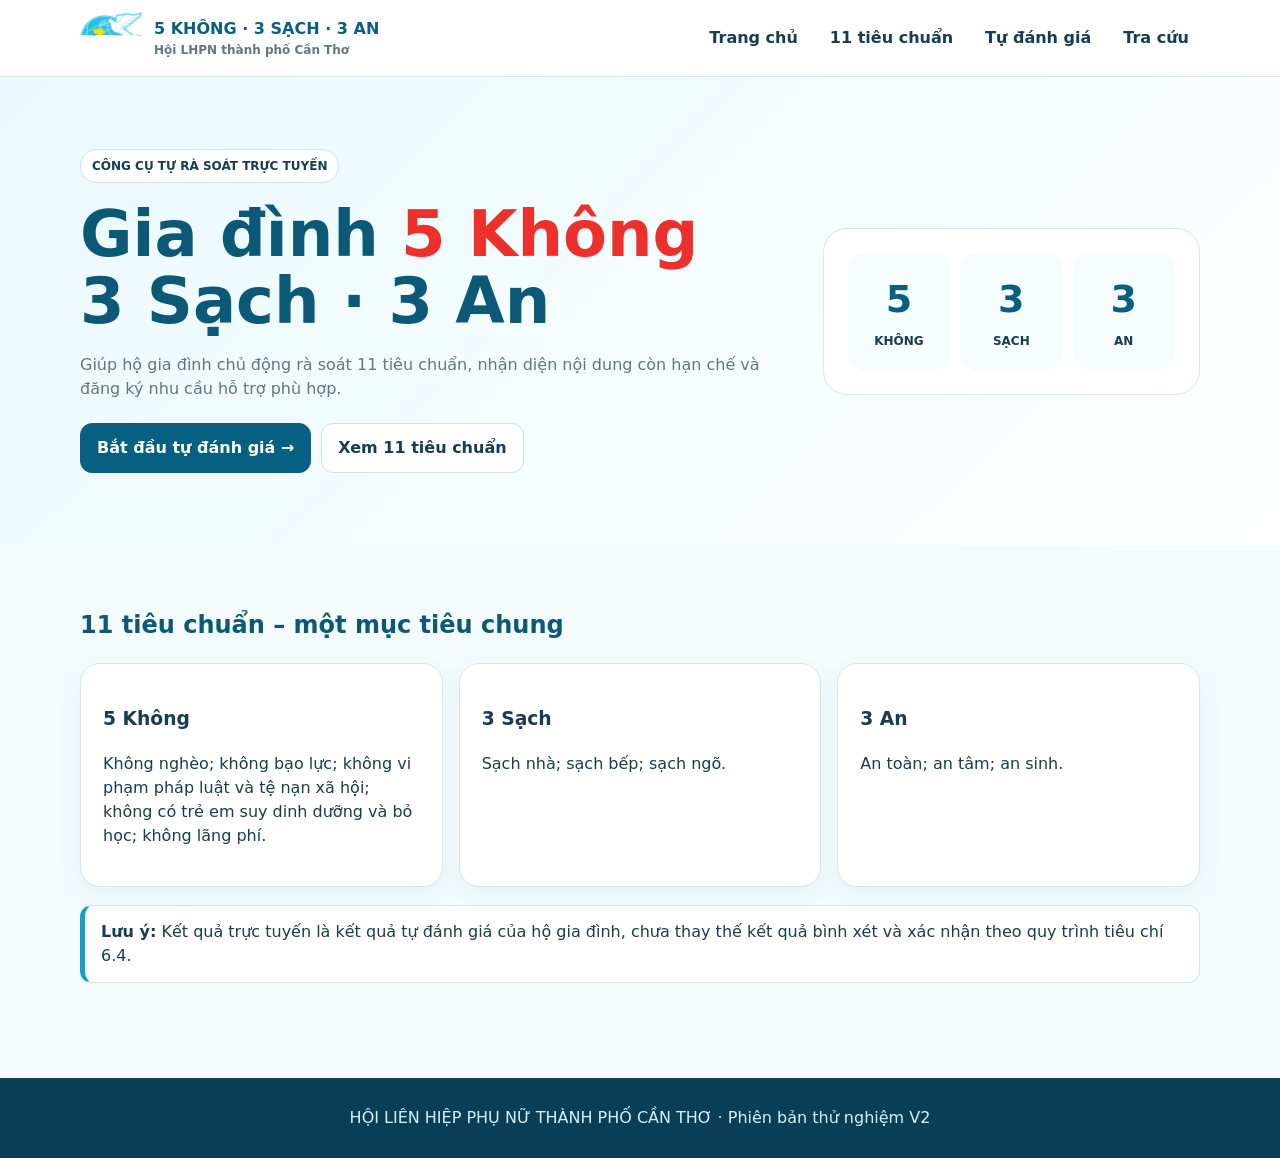
<file: index.html>
<!doctype html><html lang="vi"><head><meta charset="utf-8"><meta name="viewport" content="width=device-width,initial-scale=1"><meta name="description" content="Công cụ tự đánh giá hộ gia đình 5 Không, 3 Sạch, 3 An của Hội LHPN thành phố Cần Thơ"><title>5 Không · 3 Sạch · 3 An | Hội LHPN TP Cần Thơ</title><link rel="stylesheet" href="assets/css/style.css"></head><body><header><div class="wrap nav"><a class="brand" href="index.html"><img class="brand-logo" src="assets/logo-hoi.png" alt="Logo Hội Liên hiệp Phụ nữ Việt Nam"><span>5 KHÔNG · 3 SẠCH · 3 AN<small>Hội LHPN thành phố Cần Thơ</small></span></a><nav><a href="index.html">Trang chủ</a><a href="tieu-chi.html">11 tiêu chuẩn</a><a href="tu-danh-gia.html">Tự đánh giá</a><a href="tra-cuu.html">Tra cứu</a></nav></div></header><main><section class="hero"><div class="wrap hero-grid"><div><span class="eyebrow">CÔNG CỤ TỰ RÀ SOÁT TRỰC TUYẾN</span><h1>Gia đình <em>5 Không</em><br>3 Sạch · 3 An</h1><p>Giúp hộ gia đình chủ động rà soát 11 tiêu chuẩn, nhận diện nội dung còn hạn chế và đăng ký nhu cầu hỗ trợ phù hợp.</p><div class="actions"><a class="btn primary" href="tu-danh-gia.html">Bắt đầu tự đánh giá →</a><a class="btn" href="tieu-chi.html">Xem 11 tiêu chuẩn</a></div></div><div class="summary"><div><b>5</b><span>KHÔNG</span></div><div><b>3</b><span>SẠCH</span></div><div><b>3</b><span>AN</span></div></div></div></section><section class="wrap section"><h2>11 tiêu chuẩn – một mục tiêu chung</h2><div class="cards"><article><h3>5 Không</h3><p>Không nghèo; không bạo lực; không vi phạm pháp luật và tệ nạn xã hội; không có trẻ em suy dinh dưỡng và bỏ học; không lãng phí.</p></article><article><h3>3 Sạch</h3><p>Sạch nhà; sạch bếp; sạch ngõ.</p></article><article><h3>3 An</h3><p>An toàn; an tâm; an sinh.</p></article></div><div class="notice"><b>Lưu ý:</b> Kết quả trực tuyến là kết quả tự đánh giá của hộ gia đình, chưa thay thế kết quả bình xét và xác nhận theo quy trình tiêu chí 6.4.</div></section></main><footer>HỘI LIÊN HIỆP PHỤ NỮ THÀNH PHỐ CẦN THƠ · Phiên bản thử nghiệm V2</footer></body></html>
</file>
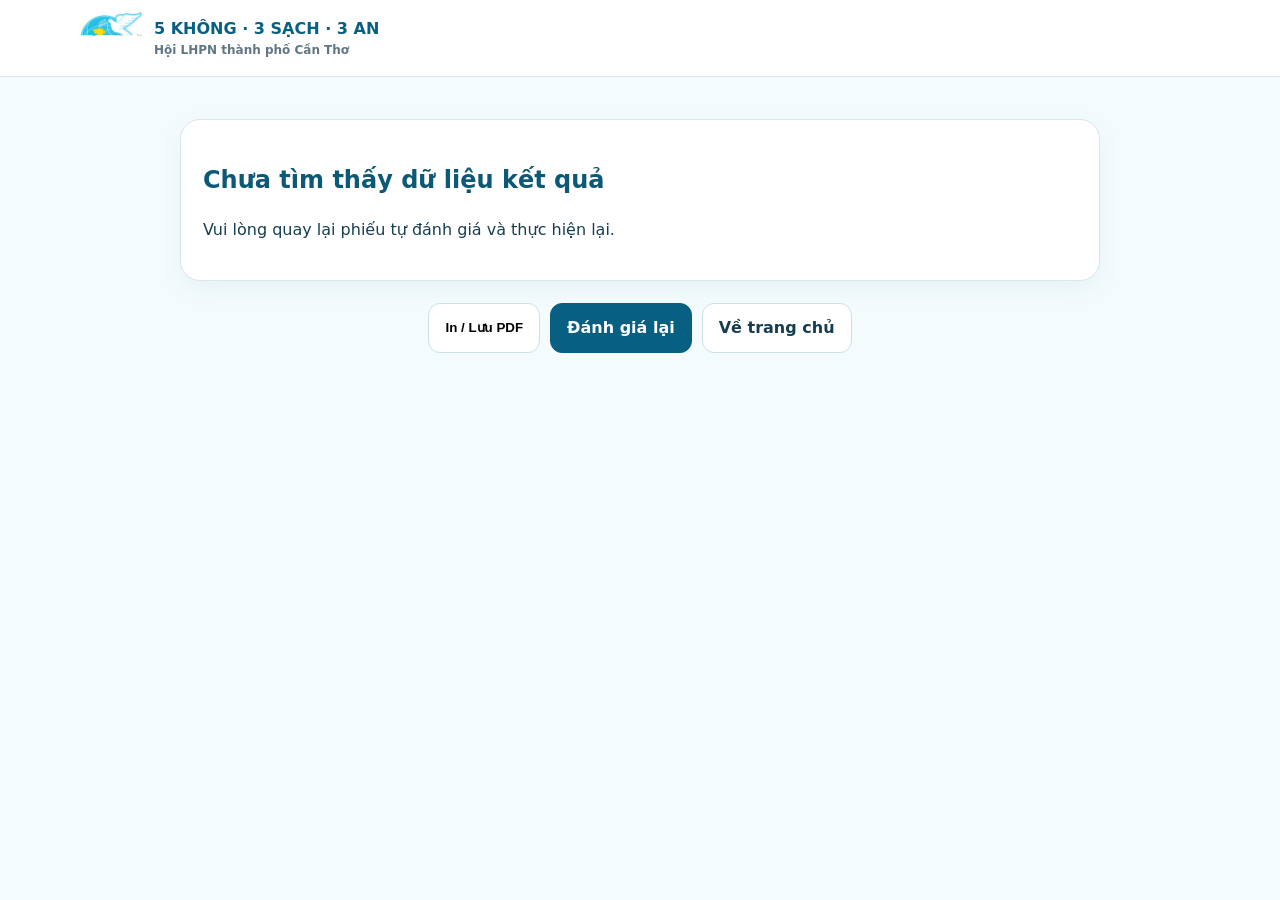
<file: ket-qua.html>
<!doctype html><html lang="vi"><head><meta charset="utf-8"><meta name="viewport" content="width=device-width,initial-scale=1"><title>Kết quả tự đánh giá</title><link rel="stylesheet" href="assets/css/style.css?v=20261006-4"></head><body><header><div class="wrap nav"><a class="brand" href="index.html"><img class="brand-logo" src="assets/logo-hoi.png" alt="Logo Hội Liên hiệp Phụ nữ Việt Nam"><span>5 KHÔNG · 3 SẠCH · 3 AN<small>Hội LHPN thành phố Cần Thơ</small></span></a></div></header><main class="wrap section"><div class="result result-page" id="result"><p>Đang tải kết quả...</p></div><div class="actions result-actions"><button class="btn" type="button" onclick="window.print()">In / Lưu PDF</button><a class="btn primary" href="tu-danh-gia.html">Đánh giá lại</a><a class="btn" href="index.html">Về trang chủ</a></div></main><script>
(function(){
  const names=["Không nghèo","Không bạo lực","Không vi phạm pháp luật và tệ nạn xã hội","Không có trẻ em suy dinh dưỡng và bỏ học","Không lãng phí","Sạch nhà","Sạch bếp","Sạch ngõ","An toàn","An tâm","An sinh"];
  const groups=["5 Không","5 Không","5 Không","5 Không","5 Không","3 Sạch","3 Sạch","3 Sạch","3 An","3 An","3 An"];
  const esc=s=>String(s||"").replace(/[&<>'"]/g,m=>({"&":"&amp;","<":"&lt;",">":"&gt;","'":"&#39;",'"':"&quot;"}[m]));
  const root=document.getElementById("result");
  let d=null;
  try{
    const qp=new URLSearchParams(location.search).get("r");
    if(qp) d=JSON.parse(decodeURIComponent(qp));
  }catch(e){}
  if(!d){
    try{ d=JSON.parse(localStorage.getItem("assessmentResult")||"null"); }catch(e){}
  }
  if(!d||!d.criteria){
    root.innerHTML='<h2>Chưa tìm thấy dữ liệu kết quả</h2><p>Vui lòng quay lại phiếu tự đánh giá và thực hiện lại.</p>';
    return;
  }
  let count={ "5 Không":0,"3 Sạch":0,"3 An":0 }, failed=[];
  for(let i=1;i<=11;i++){
    const v=d.criteria["c"+i]&&d.criteria["c"+i].value;
    if(v==="dat") count[groups[i-1]]++;
    else failed.push(names[i-1]);
  }
  const total=count["5 Không"]+count["3 Sạch"]+count["3 An"];
  const s=d.support||{};
  const supports=[];
  if(s.loan)supports.push("Vay vốn");
  if(s.training)supports.push("Tập huấn kiến thức");
  if(s.livelihood)supports.push("Hỗ trợ sinh kế");
  if(s.cleanWater)supports.push("Hỗ trợ cải thiện điều kiện sử dụng nước sạch");
  if(s.toilet)supports.push("Hỗ trợ cải tạo, nâng cấp công trình nhà tiêu hợp vệ sinh");
  if(s.other)supports.push(esc(s.other));
  root.innerHTML=
    '<div class="result-kicker">KẾT QUẢ TỰ ĐÁNH GIÁ</div>'+
    '<div class="result-hero"><div class="result-score"><div class="big">'+total+'/11</div><span>tiêu chuẩn đạt</span></div><div><h1>'+(total===11?'Gia đình tự đánh giá đạt đủ 11 tiêu chuẩn':'Gia đình còn tiêu chuẩn cần tiếp tục thực hiện')+'</h1><p class="result-person"><b>'+esc(d.meta&&d.meta.name)+'</b><br>'+esc(d.meta&&d.meta.unit)+'</p></div></div>'+
    '<div class="lookup-code"><span>Mã tra cứu</span><strong>'+esc(d.lookupCode||"")+'</strong><small>Hãy lưu mã này để tra cứu lại kết quả.</small></div>'+'<div class="notice"><b>Lưu ý:</b> Đây là kết quả tự đánh giá của hộ gia đình, chưa thay thế kết quả bình xét và xác nhận theo quy trình tiêu chí 6.4.</div>'+
    '<div class="result-groups">'+
      '<div class="result-box"><strong>'+count["5 Không"]+'/5</strong>5 Không</div>'+
      '<div class="result-box"><strong>'+count["3 Sạch"]+'/3</strong>3 Sạch</div>'+
      '<div class="result-box"><strong>'+count["3 An"]+'/3</strong>3 An</div>'+
    '</div>'+
    (failed.length?'<h3>Nội dung cần tiếp tục thực hiện</h3><ul>'+failed.map(x=>'<li><b>'+esc(x)+'</b></li>').join('')+'</ul>':'<div class="notice"><b>Kết quả:</b> Gia đình đã tự đánh giá “Đạt” đối với toàn bộ 11 tiêu chuẩn.</div>')+
    '<p><b>Nhu cầu hỗ trợ đã đăng ký:</b> '+(supports.length?supports.join("; "):"Chưa đăng ký.")+'</p>'+
    '<div class="submission-status '+(d.sent===false?'warn':'ok')+'"><b>'+(d.sent===false?'Chưa xác nhận gửi dữ liệu':'Phiếu đã được ghi nhận')+'</b><span>'+(d.sent===false?'Vui lòng thử gửi lại nếu cần.':'Dữ liệu đã được chuyển tới hệ thống để phục vụ tổng hợp và bình xét.')+'</span></div>';
})();
</script></body></html>
</file>
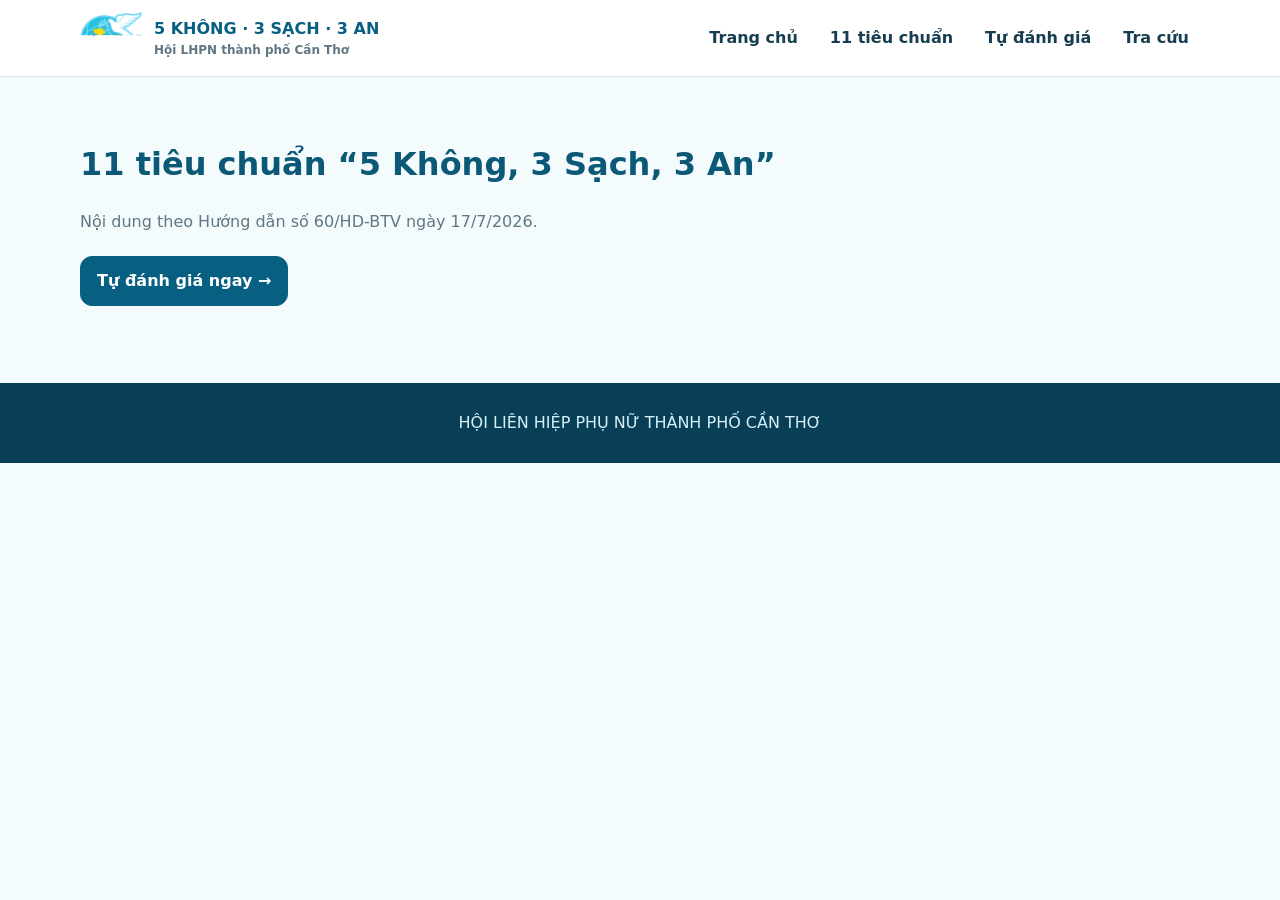
<file: tieu-chi.html>
<!doctype html><html lang="vi"><head><meta charset="utf-8"><meta name="viewport" content="width=device-width,initial-scale=1"><title>11 tiêu chuẩn</title><link rel="stylesheet" href="assets/css/style.css"></head><body><header><div class="wrap nav"><a class="brand" href="index.html"><img class="brand-logo" src="assets/logo-hoi.png" alt="Logo Hội Liên hiệp Phụ nữ Việt Nam"><span>5 KHÔNG · 3 SẠCH · 3 AN<small>Hội LHPN thành phố Cần Thơ</small></span></a><nav><a href="index.html">Trang chủ</a><a href="tieu-chi.html">11 tiêu chuẩn</a><a href="tu-danh-gia.html">Tự đánh giá</a><a href="tra-cuu.html">Tra cứu</a></nav></div></header><main class="wrap section"><h1>11 tiêu chuẩn “5 Không, 3 Sạch, 3 An”</h1><p class="muted">Nội dung theo Hướng dẫn số 60/HD-BTV ngày 17/7/2026.</p><div id="criteriaInfo"></div><div class="actions"><a class="btn primary" href="tu-danh-gia.html">Tự đánh giá ngay →</a></div></main><footer>HỘI LIÊN HIỆP PHỤ NỮ THÀNH PHỐ CẦN THƠ</footer><script src="assets/js/config.js"></script><script src="assets/js/app.js"></script></body></html>
</file>
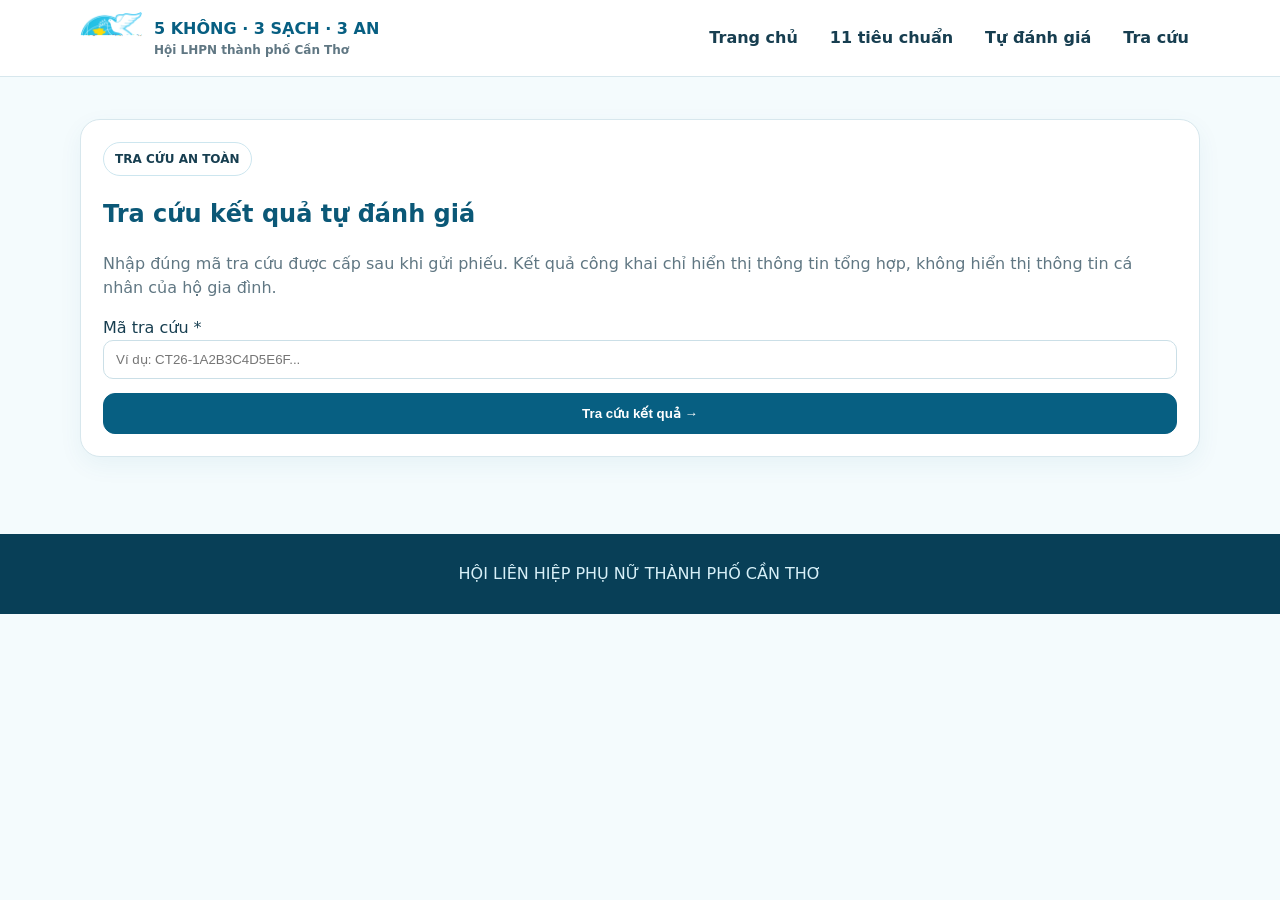
<file: tra-cuu.html>
<!doctype html>
<html lang="vi">
<head>
  <meta charset="utf-8">
  <meta name="viewport" content="width=device-width,initial-scale=1">
  <title>Tra cứu kết quả</title>
  <link rel="stylesheet" href="assets/css/style.css?v=20261007-2">
</head>
<body>
<header>
  <div class="wrap nav">
    <a class="brand" href="index.html">
      <img class="brand-logo" src="assets/logo-hoi.png" alt="Logo Hội Liên hiệp Phụ nữ Việt Nam">
      <span>5 KHÔNG · 3 SẠCH · 3 AN<small>Hội LHPN thành phố Cần Thơ</small></span>
    </a>
    <nav>
      <a href="index.html">Trang chủ</a>
      <a href="tieu-chi.html">11 tiêu chuẩn</a>
      <a href="tu-danh-gia.html">Tự đánh giá</a>
      <a href="tra-cuu.html">Tra cứu</a>
    </nav>
  </div>
</header>

<main class="wrap section">
  <section class="panel lookup-panel">
    <span class="eyebrow">TRA CỨU AN TOÀN</span>
    <h1>Tra cứu kết quả tự đánh giá</h1>
    <p class="muted">Nhập đúng mã tra cứu được cấp sau khi gửi phiếu. Kết quả công khai chỉ hiển thị thông tin tổng hợp, không hiển thị thông tin cá nhân của hộ gia đình.</p>

    <form id="lookupForm">
      <label>Mã tra cứu *
        <input id="lookupCode" autocomplete="off" placeholder="Ví dụ: CT26-1A2B3C4D5E6F..." required>
      </label>
      <button class="btn primary wide" type="submit">Tra cứu kết quả →</button>
    </form>

    <div id="lookupResult" class="lookup-result"></div>
  </section>
</main>

<footer>HỘI LIÊN HIỆP PHỤ NỮ THÀNH PHỐ CẦN THƠ</footer>

<script>
(function(){
  const API="https://script.google.com/macros/s/AKfycbwwCF-AIq4sWi4oSqb7zerPGdXMS9kGHuYXkAgWfLFDuoTv-rsze3EccwFs0B8KeJW1/exec";
  const form=document.getElementById("lookupForm");
  const out=document.getElementById("lookupResult");
  const esc=s=>String(s||"").replace(/[&<>'"]/g,m=>({"&":"&amp;","<":"&lt;",">":"&gt;","'":"&#39;",'"':"&quot;"}[m]));

  form.addEventListener("submit",async function(e){
    e.preventDefault();
    const code=document.getElementById("lookupCode").value.trim().toUpperCase();
    out.innerHTML='<div class="notice">Đang tra cứu...</div>';
    try{
      const res=await fetch(API+'?action=lookup&code='+encodeURIComponent(code));
      const data=await res.json();
      if(!data.ok){
        out.innerHTML='<div class="notice lookup-error"><b>Không tìm thấy kết quả.</b><br>Kiểm tra lại mã tra cứu và thử lại.</div>';
        return;
      }
      out.innerHTML=
        '<div class="lookup-card">'+
          '<div class="lookup-head"><span>Kết quả tra cứu</span><strong>'+esc(data.code)+'</strong></div>'+
          '<div class="result-groups">'+
            '<div class="result-box"><strong>'+esc(data.total)+'/11</strong>Tổng tiêu chuẩn</div>'+
            '<div class="result-box"><strong>'+esc(data.year)+'</strong>Năm đánh giá</div>'+
            '<div class="result-box"><strong>'+esc(data.status)+'</strong>Trạng thái</div>'+
          '</div>'+
          '<p><b>Đơn vị:</b> '+esc(data.unit)+'</p>'+
          '<div class="notice"><b>Bảo vệ dữ liệu:</b> Trang tra cứu không hiển thị họ tên, số điện thoại hoặc địa chỉ hộ gia đình.</div>'+
        '</div>';
    }catch(err){
      out.innerHTML='<div class="notice lookup-error">Chưa kết nối được dịch vụ tra cứu. Vui lòng thử lại sau.</div>';
    }
  });
})();
</script>
</body>
</html>
</file>
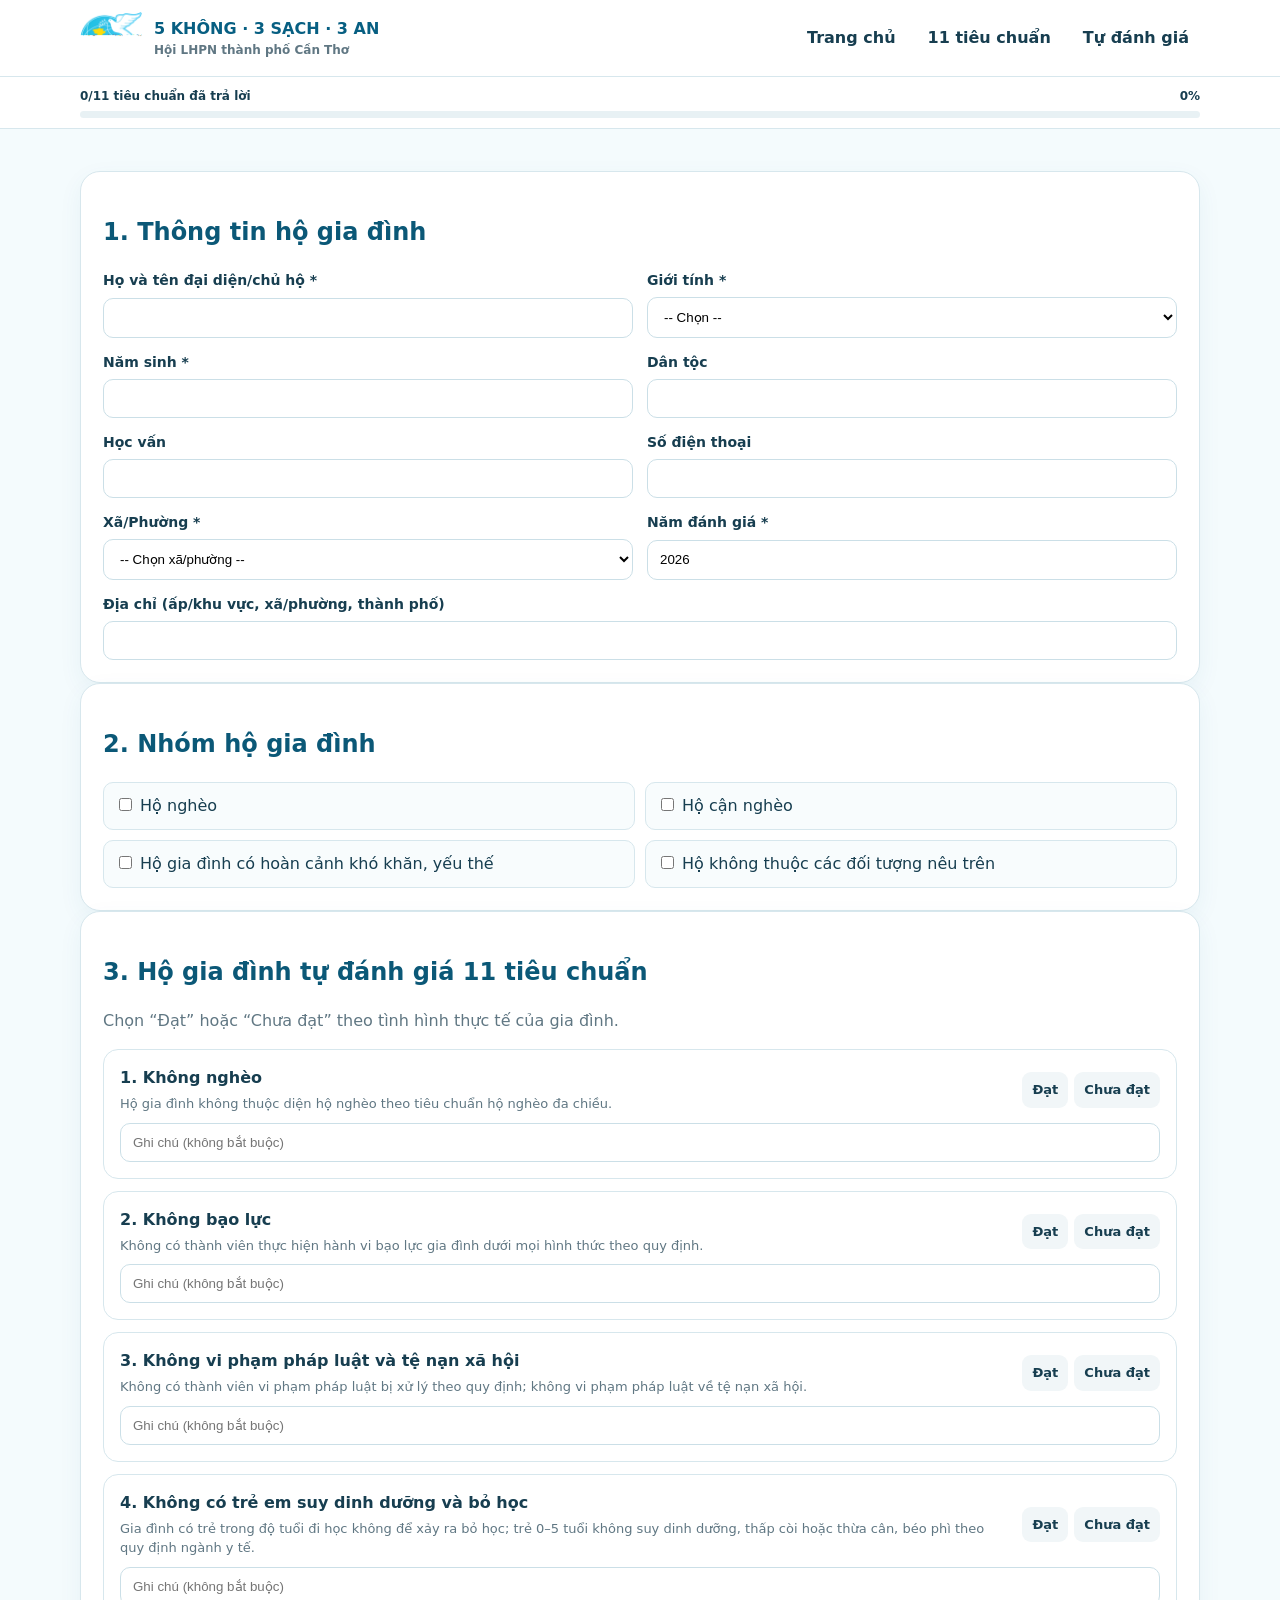
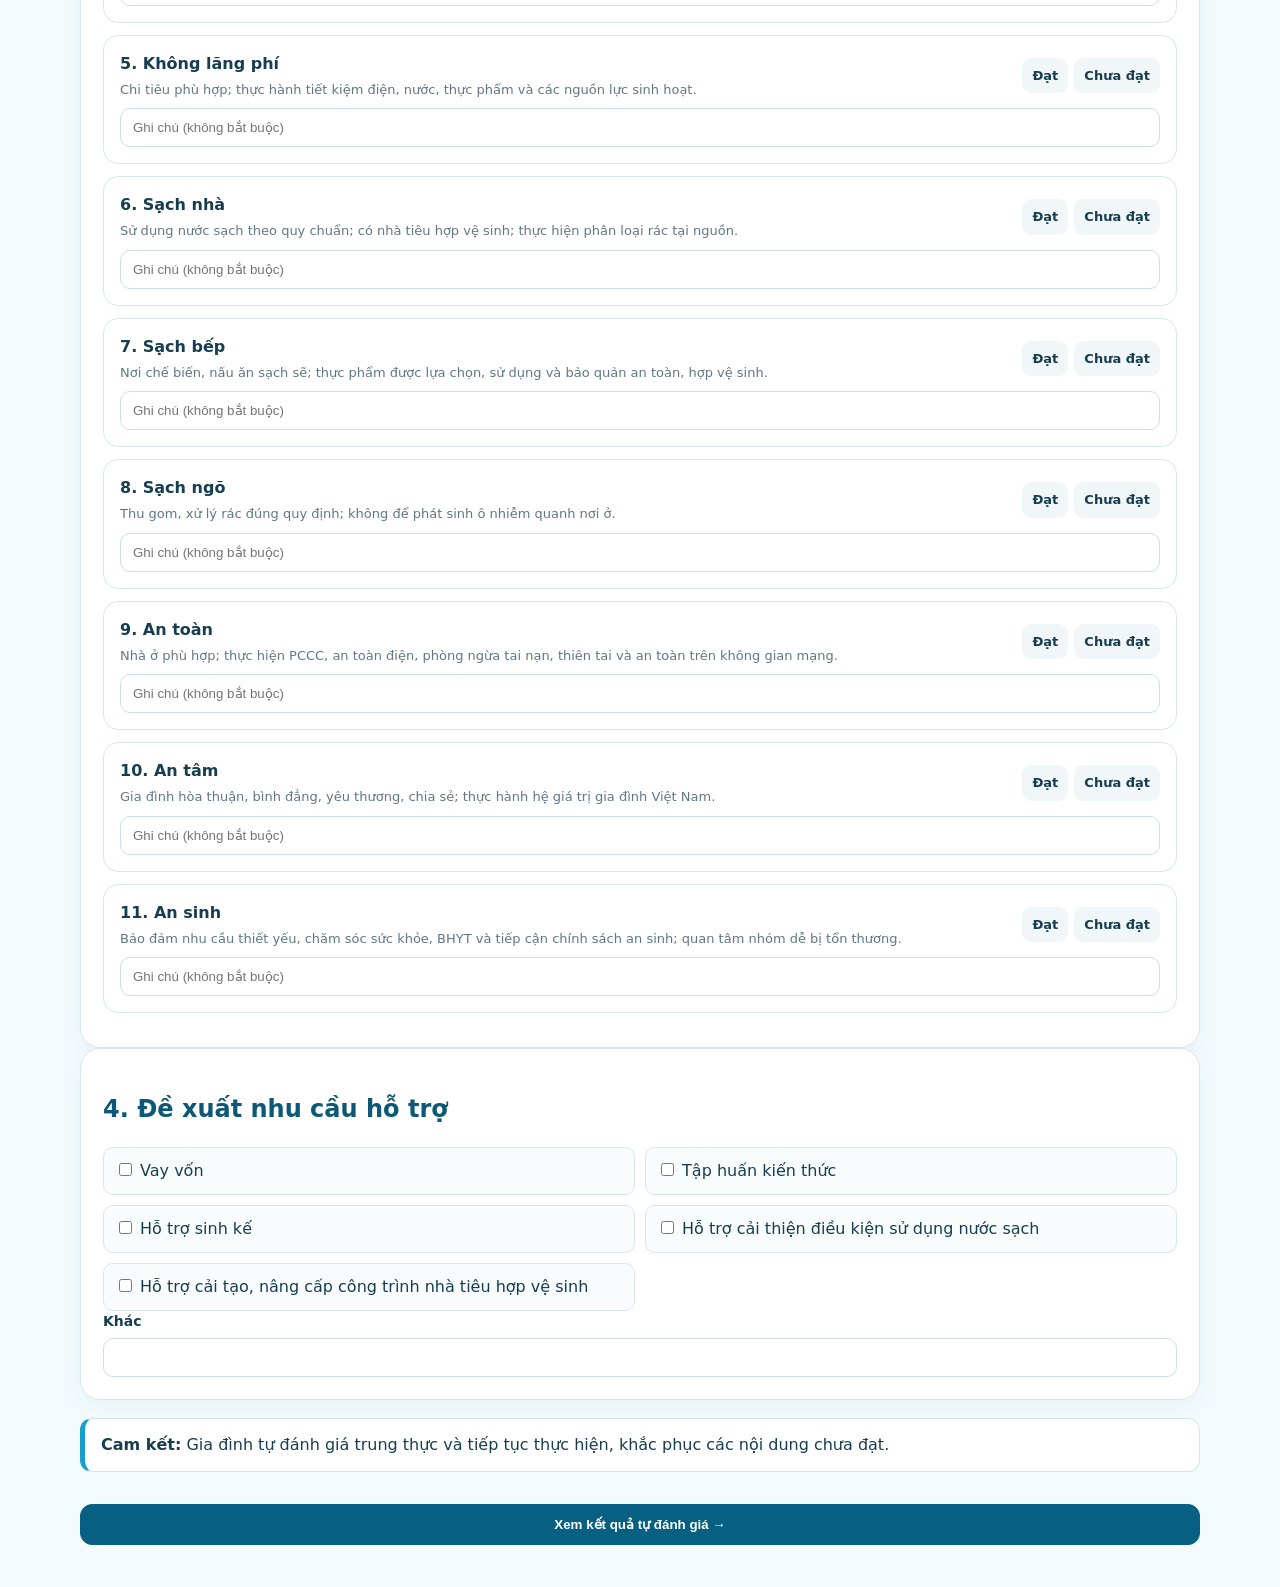
<file: tu-danh-gia.html>
<!doctype html><html lang="vi"><head><meta charset="utf-8"><meta name="viewport" content="width=device-width,initial-scale=1"><title>Phiếu tự đánh giá</title><link rel="stylesheet" href="assets/css/style.css?v=20261006-3"></head><body><header><div class="wrap nav"><a class="brand" href="index.html"><img class="brand-logo" src="assets/logo-hoi.png" alt="Logo Hội Liên hiệp Phụ nữ Việt Nam"><span>5 KHÔNG · 3 SẠCH · 3 AN<small>Hội LHPN thành phố Cần Thơ</small></span></a><nav><a href="index.html">Trang chủ</a><a href="tieu-chi.html">11 tiêu chuẩn</a><a href="tu-danh-gia.html">Tự đánh giá</a></nav></div></header><div class="progress-wrap"><div class="wrap"><div class="progress-meta"><span id="progressLabel">0/11 tiêu chuẩn đã trả lời</span><span id="progressPct">0%</span></div><div class="progress"><span id="bar"></span></div></div></div><main class="wrap section"><form id="assessmentForm"><section class="panel"><h2>1. Thông tin hộ gia đình</h2><div class="grid"><label>Họ và tên đại diện/chủ hộ *<input name="name" required></label><label>Giới tính *<select name="gender" required><option value="">-- Chọn --</option><option>Nam</option><option>Nữ</option><option>Khác</option></select></label><label>Năm sinh *<input name="birthYear" type="number" min="1900" max="2026" required></label><label>Dân tộc<input name="ethnicity"></label><label>Học vấn<input name="education"></label><label>Số điện thoại<input name="phone" inputmode="tel"></label><label>Xã/Phường *<select name="unit" required><option value="">-- Chọn xã/phường --</option><option value="xã Trường Khánh">xã Trường Khánh</option><option value="xã Vĩnh Lợi">xã Vĩnh Lợi</option><option value="xã Mỹ Phước">xã Mỹ Phước</option><option value="xã Tân Bình">xã Tân Bình</option><option value="xã Trung Hưng">xã Trung Hưng</option><option value="phường Vĩnh Phước">phường Vĩnh Phước</option><option value="xã Lai Hòa">xã Lai Hòa</option><option value="xã Ngọc Tố">xã Ngọc Tố</option><option value="xã Vĩnh Viễn">xã Vĩnh Viễn</option><option value="phường Sóc Trăng">phường Sóc Trăng</option><option value="xã Trần Đề">xã Trần Đề</option><option value="phường Tân Lộc">phường Tân Lộc</option><option value="xã Tân Phước Hưng">xã Tân Phước Hưng</option><option value="xã Gia Hòa">xã Gia Hòa</option><option value="xã Đông Thuận">xã Đông Thuận</option><option value="phường Hưng Phú">phường Hưng Phú</option><option value="xã Vĩnh Hải">xã Vĩnh Hải</option><option value="xã Mỹ Hương">xã Mỹ Hương</option><option value="xã Thới An Hội">xã Thới An Hội</option><option value="xã Thới Lai">xã Thới Lai</option><option value="xã Phương Bình">xã Phương Bình</option><option value="xã Hòa An">xã Hòa An</option><option value="xã Lương Tâm">xã Lương Tâm</option><option value="xã Lịch Hội Thượng">xã Lịch Hội Thượng</option><option value="xã An Lạc Thôn">xã An Lạc Thôn</option><option value="xã Nhu Gia">xã Nhu Gia</option><option value="xã Long Hưng">xã Long Hưng</option><option value="xã Phụng Hiệp">xã Phụng Hiệp</option><option value="xã Thạnh Xuân">xã Thạnh Xuân</option><option value="xã Thạnh Thới An">xã Thạnh Thới An</option><option value="xã Trường Long Tây">xã Trường Long Tây</option><option value="xã Nhơn Mỹ">xã Nhơn Mỹ</option><option value="xã Phú Hữu">xã Phú Hữu</option><option value="xã Thạnh Hòa">xã Thạnh Hòa</option><option value="phường Mỹ Xuyên">phường Mỹ Xuyên</option><option value="phường Vĩnh Châu">phường Vĩnh Châu</option><option value="xã Hồ Đắc Kiện">xã Hồ Đắc Kiện</option><option value="xã Long Phú">xã Long Phú</option><option value="phường Ninh Kiều">phường Ninh Kiều</option><option value="phường Cái Khế">phường Cái Khế</option><option value="xã Cù Lao Dung">xã Cù Lao Dung</option><option value="xã Thạnh An">xã Thạnh An</option><option value="xã Vĩnh Thuận Đông">xã Vĩnh Thuận Đông</option><option value="xã Vĩnh Thạnh">xã Vĩnh Thạnh</option><option value="xã Vĩnh Trinh">xã Vĩnh Trinh</option><option value="xã Cờ Đỏ">xã Cờ Đỏ</option><option value="xã Đại Hải">xã Đại Hải</option><option value="xã Liêu Tú">xã Liêu Tú</option><option value="xã Thới Hưng">xã Thới Hưng</option><option value="xã Hỏa Lựu">xã Hỏa Lựu</option><option value="xã Vị Thủy">xã Vị Thủy</option><option value="phường Vị Thanh">phường Vị Thanh</option><option value="xã Phong Nẫm">xã Phong Nẫm</option><option value="xã Châu Thành">xã Châu Thành</option><option value="phường Vị Tân">phường Vị Tân</option><option value="phường Long Tuyền">phường Long Tuyền</option><option value="phường Bình Thủy">phường Bình Thủy</option><option value="xã Vĩnh Tường">xã Vĩnh Tường</option><option value="xã Tân Long">xã Tân Long</option><option value="phường Trung Nhứt">phường Trung Nhứt</option><option value="xã Phong Điền">xã Phong Điền</option><option value="xã Tài Văn">xã Tài Văn</option><option value="xã An Ninh">xã An Ninh</option><option value="xã Kế Sách">xã Kế Sách</option><option value="phường Đại Thành">phường Đại Thành</option><option value="xã An Thạnh">xã An Thạnh</option><option value="phường Mỹ Quới">phường Mỹ Quới</option><option value="phường Phước Thới">phường Phước Thới</option><option value="phường Tân An">phường Tân An</option><option value="xã Nhơn Ái">xã Nhơn Ái</option><option value="xã Hiệp Hưng">xã Hiệp Hưng</option><option value="xã Hòa Tú">xã Hòa Tú</option><option value="phường Thuận Hưng">phường Thuận Hưng</option><option value="xã Đông Phước">xã Đông Phước</option><option value="phường Long Mỹ">phường Long Mỹ</option><option value="xã Vị Thanh 1">xã Vị Thanh 1</option><option value="xã Tân Hòa">xã Tân Hòa</option><option value="xã Phú Lộc">xã Phú Lộc</option><option value="xã Trường Xuân">xã Trường Xuân</option><option value="xã Mỹ Tú">xã Mỹ Tú</option><option value="phường Phú Lợi">phường Phú Lợi</option><option value="phường Long Phú 1">phường Long Phú 1</option><option value="phường Ngã Bảy">phường Ngã Bảy</option><option value="xã Thuận Hòa">xã Thuận Hòa</option><option value="xã Trường Thành">xã Trường Thành</option><option value="xã Xà Phiên">xã Xà Phiên</option><option value="phường Ngã Năm">phường Ngã Năm</option><option value="xã Lâm Tân">xã Lâm Tân</option><option value="xã Phú Tâm">xã Phú Tâm</option><option value="phường Khánh Hòa">phường Khánh Hòa</option><option value="xã Tân Thạnh">xã Tân Thạnh</option><option value="xã Đại Ngãi">xã Đại Ngãi</option><option value="xã Thạnh Quới">xã Thạnh Quới</option><option value="xã Đông Hiệp">xã Đông Hiệp</option><option value="phường An Bình">phường An Bình</option><option value="phường Thới Long">phường Thới Long</option><option value="phường Long Bình">phường Long Bình</option><option value="xã Trường Long">xã Trường Long</option><option value="phường Cái Răng">phường Cái Răng</option><option value="phường Thốt Nốt">phường Thốt Nốt</option><option value="xã Thạnh Phú">xã Thạnh Phú</option><option value="phường Thới An Đông">phường Thới An Đông</option><option value="phường Ô Môn">phường Ô Môn</option></select></label><label>Năm đánh giá *<input name="assessmentYear" type="number" min="2026" max="2030" value="2026" required></label><label class="full">Địa chỉ (ấp/khu vực, xã/phường, thành phố)<input name="address"></label></div></section><section class="panel"><h2>2. Nhóm hộ gia đình</h2><div class="checks"><label><input type="checkbox" name="poor"> Hộ nghèo</label><label><input type="checkbox" name="nearPoor"> Hộ cận nghèo</label><label><input type="checkbox" name="vulnerable"> Hộ gia đình có hoàn cảnh khó khăn, yếu thế</label><label><input type="checkbox" name="notGroupA"> Hộ không thuộc các đối tượng nêu trên</label></div></section><section class="panel"><h2>3. Hộ gia đình tự đánh giá 11 tiêu chuẩn</h2><p class="muted">Chọn “Đạt” hoặc “Chưa đạt” theo tình hình thực tế của gia đình.</p><div class="assess-item"><div class="assess-top"><div><div class="assess-title">1. Không nghèo</div><div class="assess-desc">Hộ gia đình không thuộc diện hộ nghèo theo tiêu chuẩn hộ nghèo đa chiều.</div></div><div class="choice"><label><input required type="radio" name="c1" value="dat"><span>Đạt</span></label><label><input required type="radio" name="c1" value="chuadat"><span>Chưa đạt</span></label></div></div><div class="note-inline"><input name="n1" placeholder="Ghi chú (không bắt buộc)"></div></div><div class="assess-item"><div class="assess-top"><div><div class="assess-title">2. Không bạo lực</div><div class="assess-desc">Không có thành viên thực hiện hành vi bạo lực gia đình dưới mọi hình thức theo quy định.</div></div><div class="choice"><label><input required type="radio" name="c2" value="dat"><span>Đạt</span></label><label><input required type="radio" name="c2" value="chuadat"><span>Chưa đạt</span></label></div></div><div class="note-inline"><input name="n2" placeholder="Ghi chú (không bắt buộc)"></div></div><div class="assess-item"><div class="assess-top"><div><div class="assess-title">3. Không vi phạm pháp luật và tệ nạn xã hội</div><div class="assess-desc">Không có thành viên vi phạm pháp luật bị xử lý theo quy định; không vi phạm pháp luật về tệ nạn xã hội.</div></div><div class="choice"><label><input required type="radio" name="c3" value="dat"><span>Đạt</span></label><label><input required type="radio" name="c3" value="chuadat"><span>Chưa đạt</span></label></div></div><div class="note-inline"><input name="n3" placeholder="Ghi chú (không bắt buộc)"></div></div><div class="assess-item"><div class="assess-top"><div><div class="assess-title">4. Không có trẻ em suy dinh dưỡng và bỏ học</div><div class="assess-desc">Gia đình có trẻ trong độ tuổi đi học không để xảy ra bỏ học; trẻ 0–5 tuổi không suy dinh dưỡng, thấp còi hoặc thừa cân, béo phì theo quy định ngành y tế.</div></div><div class="choice"><label><input required type="radio" name="c4" value="dat"><span>Đạt</span></label><label><input required type="radio" name="c4" value="chuadat"><span>Chưa đạt</span></label></div></div><div class="note-inline"><input name="n4" placeholder="Ghi chú (không bắt buộc)"></div></div><div class="assess-item"><div class="assess-top"><div><div class="assess-title">5. Không lãng phí</div><div class="assess-desc">Chi tiêu phù hợp; thực hành tiết kiệm điện, nước, thực phẩm và các nguồn lực sinh hoạt.</div></div><div class="choice"><label><input required type="radio" name="c5" value="dat"><span>Đạt</span></label><label><input required type="radio" name="c5" value="chuadat"><span>Chưa đạt</span></label></div></div><div class="note-inline"><input name="n5" placeholder="Ghi chú (không bắt buộc)"></div></div><div class="assess-item"><div class="assess-top"><div><div class="assess-title">6. Sạch nhà</div><div class="assess-desc">Sử dụng nước sạch theo quy chuẩn; có nhà tiêu hợp vệ sinh; thực hiện phân loại rác tại nguồn.</div></div><div class="choice"><label><input required type="radio" name="c6" value="dat"><span>Đạt</span></label><label><input required type="radio" name="c6" value="chuadat"><span>Chưa đạt</span></label></div></div><div class="note-inline"><input name="n6" placeholder="Ghi chú (không bắt buộc)"></div></div><div class="assess-item"><div class="assess-top"><div><div class="assess-title">7. Sạch bếp</div><div class="assess-desc">Nơi chế biến, nấu ăn sạch sẽ; thực phẩm được lựa chọn, sử dụng và bảo quản an toàn, hợp vệ sinh.</div></div><div class="choice"><label><input required type="radio" name="c7" value="dat"><span>Đạt</span></label><label><input required type="radio" name="c7" value="chuadat"><span>Chưa đạt</span></label></div></div><div class="note-inline"><input name="n7" placeholder="Ghi chú (không bắt buộc)"></div></div><div class="assess-item"><div class="assess-top"><div><div class="assess-title">8. Sạch ngõ</div><div class="assess-desc">Thu gom, xử lý rác đúng quy định; không để phát sinh ô nhiễm quanh nơi ở.</div></div><div class="choice"><label><input required type="radio" name="c8" value="dat"><span>Đạt</span></label><label><input required type="radio" name="c8" value="chuadat"><span>Chưa đạt</span></label></div></div><div class="note-inline"><input name="n8" placeholder="Ghi chú (không bắt buộc)"></div></div><div class="assess-item"><div class="assess-top"><div><div class="assess-title">9. An toàn</div><div class="assess-desc">Nhà ở phù hợp; thực hiện PCCC, an toàn điện, phòng ngừa tai nạn, thiên tai và an toàn trên không gian mạng.</div></div><div class="choice"><label><input required type="radio" name="c9" value="dat"><span>Đạt</span></label><label><input required type="radio" name="c9" value="chuadat"><span>Chưa đạt</span></label></div></div><div class="note-inline"><input name="n9" placeholder="Ghi chú (không bắt buộc)"></div></div><div class="assess-item"><div class="assess-top"><div><div class="assess-title">10. An tâm</div><div class="assess-desc">Gia đình hòa thuận, bình đẳng, yêu thương, chia sẻ; thực hành hệ giá trị gia đình Việt Nam.</div></div><div class="choice"><label><input required type="radio" name="c10" value="dat"><span>Đạt</span></label><label><input required type="radio" name="c10" value="chuadat"><span>Chưa đạt</span></label></div></div><div class="note-inline"><input name="n10" placeholder="Ghi chú (không bắt buộc)"></div></div><div class="assess-item"><div class="assess-top"><div><div class="assess-title">11. An sinh</div><div class="assess-desc">Bảo đảm nhu cầu thiết yếu, chăm sóc sức khỏe, BHYT và tiếp cận chính sách an sinh; quan tâm nhóm dễ bị tổn thương.</div></div><div class="choice"><label><input required type="radio" name="c11" value="dat"><span>Đạt</span></label><label><input required type="radio" name="c11" value="chuadat"><span>Chưa đạt</span></label></div></div><div class="note-inline"><input name="n11" placeholder="Ghi chú (không bắt buộc)"></div></div></section><section class="panel"><h2>4. Đề xuất nhu cầu hỗ trợ</h2><div class="checks"><label><input type="checkbox" name="support1"> Vay vốn</label><label><input type="checkbox" name="support2"> Tập huấn kiến thức</label><label><input type="checkbox" name="support3"> Hỗ trợ sinh kế</label><label><input type="checkbox" name="support4"> Hỗ trợ cải thiện điều kiện sử dụng nước sạch</label><label><input type="checkbox" name="support5"> Hỗ trợ cải tạo, nâng cấp công trình nhà tiêu hợp vệ sinh</label></div><label>Khác<input name="supportOther"></label></section><div class="notice"><b>Cam kết:</b> Gia đình tự đánh giá trung thực và tiếp tục thực hiện, khắc phục các nội dung chưa đạt.</div><button class="btn primary wide" type="submit">Xem kết quả tự đánh giá →</button></form></main><script>
(function(){
const f=document.getElementById('assessmentForm'), bar=document.getElementById('bar'), label=document.getElementById('progressLabel'), pct=document.getElementById('progressPct');
function update(){let n=0;for(let i=1;i<=11;i++)if(f.querySelector('input[name="c'+i+'"]:checked'))n++;let p=Math.round(n/11*100);bar.style.width=p+'%';label.textContent=n+'/11 tiêu chuẩn đã trả lời';pct.textContent=p+'%';}
f.addEventListener('change',update);
f.addEventListener('submit',async function(e){e.preventDefault();if(!f.reportValidity())return;const d=new FormData(f),o={meta:{name:d.get('name'),gender:d.get('gender'),birthYear:d.get('birthYear'),ethnicity:d.get('ethnicity'),education:d.get('education'),phone:d.get('phone'),unit:d.get('unit'),address:d.get('address'),assessmentYear:d.get('assessmentYear')},group:{poor:!!d.get('poor'),nearPoor:!!d.get('nearPoor'),vulnerable:!!d.get('vulnerable'),other:!!d.get('notGroupA')},criteria:{},support:{loan:!!d.get('support1'),training:!!d.get('support2'),livelihood:!!d.get('support3'),cleanWater:!!d.get('support4'),toilet:!!d.get('support5'),other:d.get('supportOther')||''},lookupCode:'CT26-'+Array.from(crypto.getRandomValues(new Uint8Array(8))).map(b=>b.toString(16).padStart(2,'0')).join('').toUpperCase(),sessionId:Date.now()+'-'+Math.random().toString(16).slice(2)};for(let i=1;i<=11;i++)o.criteria['c'+i]={value:d.get('c'+i),note:d.get('n'+i)||''};localStorage.setItem('assessmentResult',JSON.stringify(o));try{await fetch('https://script.google.com/macros/s/AKfycbwwCF-AIq4sWi4oSqb7zerPGdXMS9kGHuYXkAgWfLFDuoTv-rsze3EccwFs0B8KeJW1/exec',{method:'POST',mode:'no-cors',headers:{'Content-Type':'text/plain;charset=utf-8'},body:JSON.stringify(o)});o.sent=true;localStorage.setItem('assessmentResult',JSON.stringify(o));}catch(err){o.sent=false;localStorage.setItem('assessmentResult',JSON.stringify(o));}alert('Mã tra cứu của gia đình: '+o.lookupCode+'\nHãy lưu lại mã này để tra cứu kết quả sau này.');const payload=encodeURIComponent(JSON.stringify(o));location.href='ket-qua.html?r='+payload;});
update();
})();
</script></body></html>
</file>
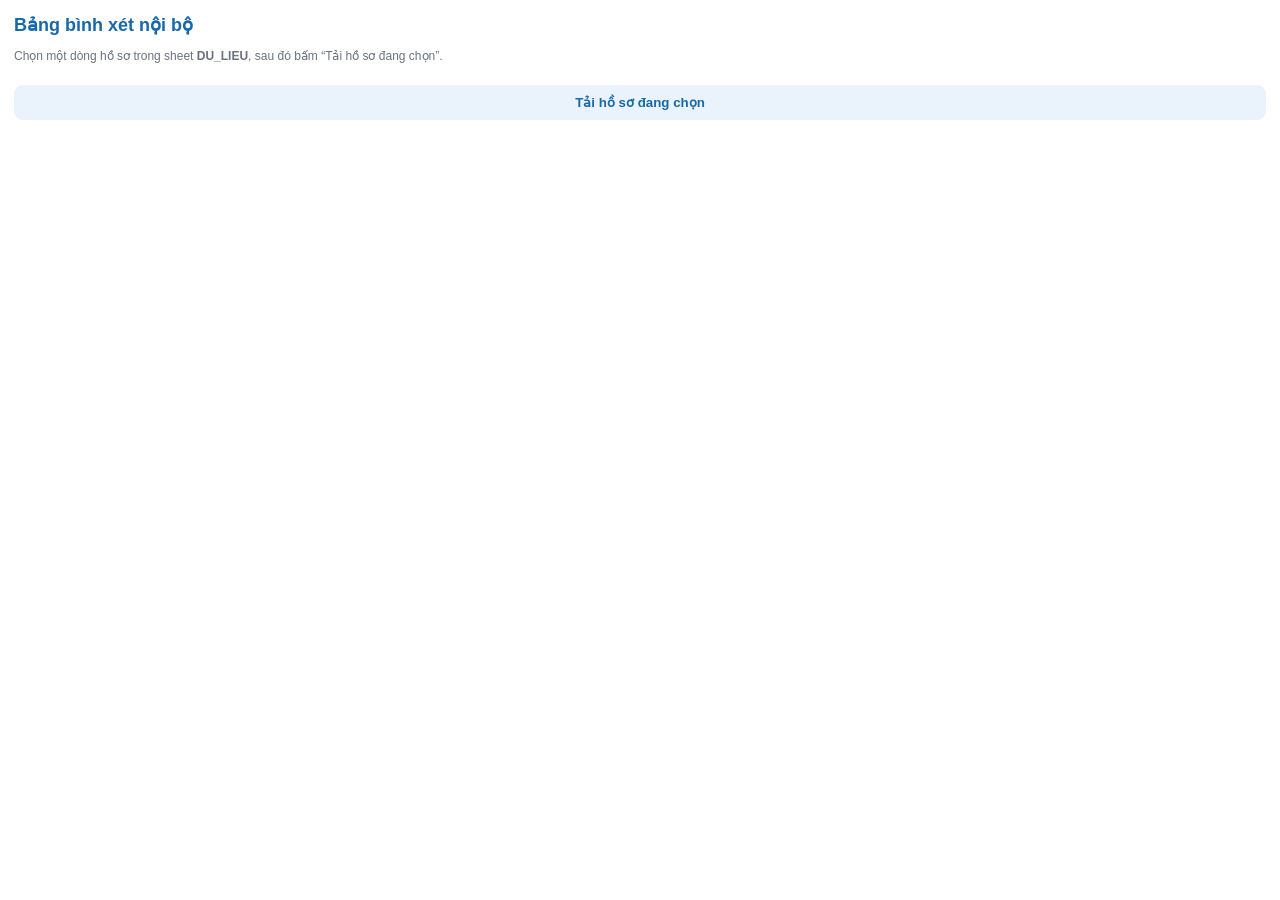
<file: apps-script/AdminSidebar.html>
<!doctype html>
<html>
<head>
  <base target="_top">
  <style>
    body{font-family:Arial,sans-serif;margin:0;padding:14px;color:#1f2937}
    h2{font-size:18px;margin:0 0 10px;color:#1769aa}
    .muted{font-size:12px;color:#6b7280;line-height:1.45}
    .box{border:1px solid #dbeafe;background:#f8fbff;border-radius:12px;padding:12px;margin:12px 0}
    .row{margin:8px 0}.row b{display:block;font-size:12px;color:#475569;margin-bottom:2px}
    label{display:block;font-size:12px;font-weight:700;margin:10px 0 5px}
    select,textarea,input{width:100%;box-sizing:border-box;border:1px solid #cbd5e1;border-radius:8px;padding:9px;font:inherit}
    textarea{min-height:70px;resize:vertical}
    button{width:100%;border:0;border-radius:9px;padding:10px 12px;font-weight:700;cursor:pointer;margin-top:8px}
    .primary{background:#1769aa;color:#fff}.secondary{background:#eaf3fb;color:#1769aa}
    .crit{display:grid;grid-template-columns:1fr auto;gap:8px;font-size:12px;padding:5px 0;border-bottom:1px dashed #dbe3ea}
    .ok{color:#15803d;font-weight:700}.no{color:#b42318;font-weight:700}
    .status{margin-top:10px;font-size:12px}
  </style>
</head>
<body>
  <h2>Bảng bình xét nội bộ</h2>
  <p class="muted">Chọn một dòng hồ sơ trong sheet <b>DU_LIEU</b>, sau đó bấm “Tải hồ sơ đang chọn”.</p>
  <button class="secondary" onclick="loadSelected()">Tải hồ sơ đang chọn</button>

  <div id="content"></div>
  <div id="msg" class="status"></div>

<script>
let current=null;
function e(s){return String(s||'').replace(/[&<>'"]/g,m=>({'&':'&amp;','<':'&lt;','>':'&gt;',"'":'&#39;','"':'&quot;'}[m]))}
function loadSelected(){
  document.getElementById('msg').textContent='Đang tải...';
  google.script.run.withSuccessHandler(render).withFailureHandler(err=>{
    document.getElementById('msg').textContent=err.message||String(err);
  }).getSelectedHousehold();
}
function render(d){
  current=d;
  const names=['Không nghèo','Không bạo lực','Không vi phạm pháp luật và TNXH','Không có trẻ em suy dinh dưỡng và bỏ học','Không lãng phí','Sạch nhà','Sạch bếp','Sạch ngõ','An toàn','An tâm','An sinh'];
  let crit='';
  names.forEach((n,i)=>{const v=d.criteria[i]||'';crit+='<div class="crit"><span>'+e(n)+'</span><span class="'+(v==='Đạt'?'ok':'no')+'">'+e(v)+'</span></div>'});
  document.getElementById('content').innerHTML=
   '<div class="box">'+
     '<div class="row"><b>Mã hồ sơ</b>'+e(d.maHo)+'</div>'+
     '<div class="row"><b>Họ tên</b>'+e(d.name)+'</div>'+
     '<div class="row"><b>Xã/Phường</b>'+e(d.unit)+'</div>'+
     '<div class="row"><b>Địa chỉ</b>'+e(d.address)+'</div>'+
     '<div class="row"><b>Số điện thoại</b>'+e(d.phone)+'</div>'+
     '<div class="row"><b>Kết quả tự đánh giá</b>'+e(d.selfAssessment)+' ('+e(d.total)+'/11)</div>'+
   '</div>'+
   '<div class="box">'+crit+'</div>'+
   '<label>Trạng thái bình xét</label>'+
   '<select id="status">'+
     ['Chờ bình xét','Đã xác nhận đạt','Đã xác nhận chưa đạt','Cần bổ sung thông tin'].map(x=>'<option '+(x===d.status?'selected':'')+'>'+x+'</option>').join('')+
   '</select>'+
   '<label>Ý kiến Trưởng ấp/khu vực</label><textarea id="opinion">'+e(d.opinion)+'</textarea>'+
   '<label>Người xác nhận</label><input id="reviewer" value="'+e(d.reviewer)+'">'+
   '<label>Ghi chú quản trị</label><textarea id="adminNote">'+e(d.adminNote)+'</textarea>'+
   '<button class="primary" onclick="save()">Lưu kết quả bình xét</button>';
  document.getElementById('msg').textContent='';
}
function save(){
  if(!current)return;
  const data={
    row:current.row,
    status:document.getElementById('status').value,
    opinion:document.getElementById('opinion').value,
    reviewer:document.getElementById('reviewer').value,
    adminNote:document.getElementById('adminNote').value
  };
  document.getElementById('msg').textContent='Đang lưu...';
  google.script.run.withSuccessHandler(r=>{
    document.getElementById('msg').textContent='Đã lưu kết quả bình xét.';
    loadSelected();
  }).withFailureHandler(err=>{
    document.getElementById('msg').textContent=err.message||String(err);
  }).saveReview(data);
}
</script>
</body>
</html>
</file>
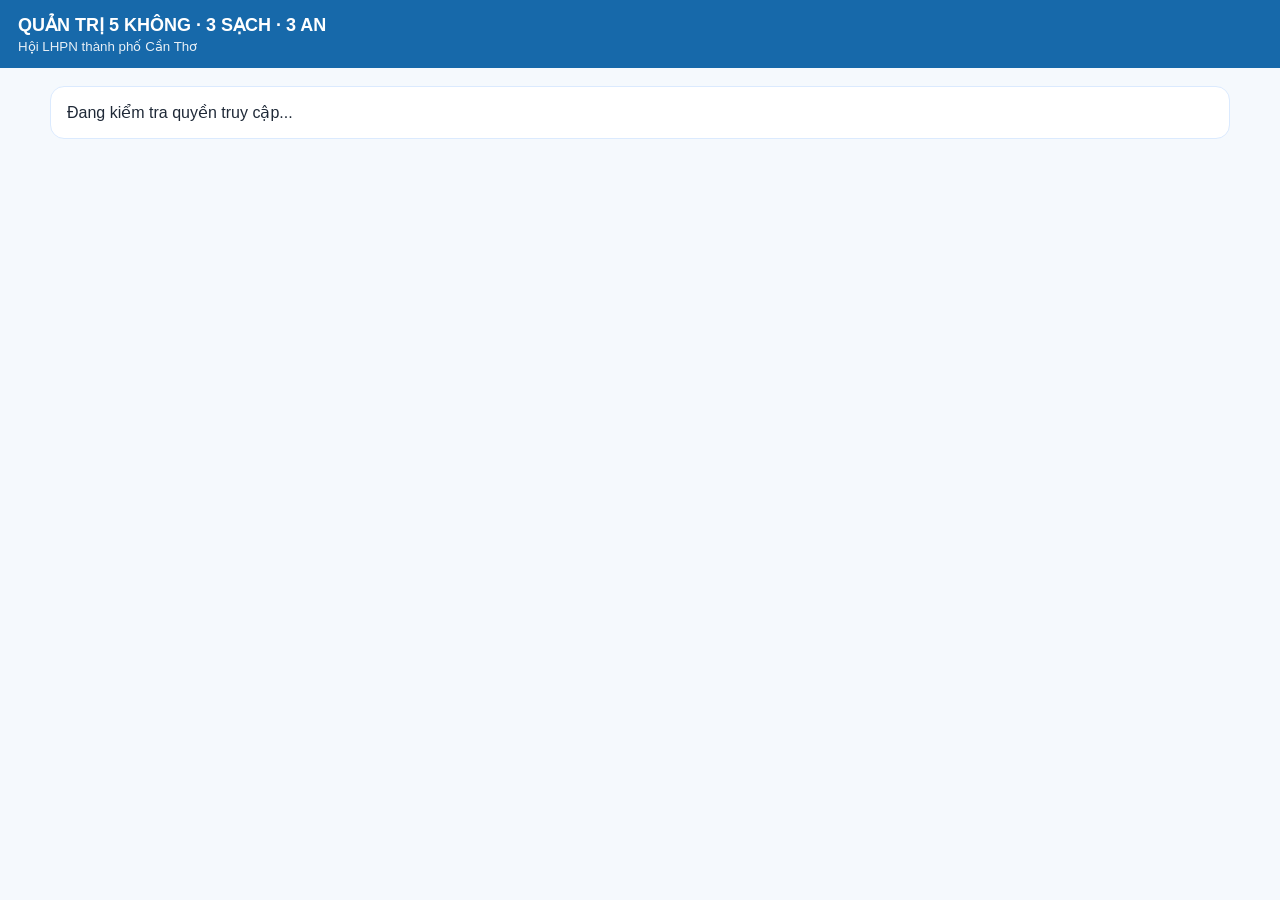
<file: apps-script/AdminWeb.html>
<!doctype html>
<html lang="vi">
<head>
  <base target="_top">
  <meta charset="utf-8">
  <meta name="viewport" content="width=device-width,initial-scale=1">
  <title>Quản trị 5 Không · 3 Sạch · 3 An</title>
  <style>
    body{font-family:Arial,sans-serif;margin:0;background:#f5f9fd;color:#1f2937}
    header{background:#1769aa;color:#fff;padding:14px 18px}
    header b{font-size:18px} header small{display:block;opacity:.9;margin-top:3px}
    main{max-width:1180px;margin:18px auto;padding:0 14px}
    .card{background:#fff;border:1px solid #dbeafe;border-radius:14px;padding:16px;margin-bottom:14px}
    .top{display:flex;justify-content:space-between;gap:12px;align-items:center;flex-wrap:wrap}
    .muted{color:#64748b;font-size:13px}
    .filters{display:grid;grid-template-columns:1fr 1fr 1fr auto;gap:10px}
    select,input,textarea{width:100%;box-sizing:border-box;border:1px solid #cbd5e1;border-radius:8px;padding:9px;font:inherit}
    button{border:0;border-radius:8px;padding:9px 13px;font-weight:700;cursor:pointer}
    .primary{background:#1769aa;color:white}.secondary{background:#e8f2fb;color:#1769aa}
    table{width:100%;border-collapse:collapse;font-size:13px}
    th,td{padding:9px 7px;border-bottom:1px solid #e5e7eb;text-align:left;vertical-align:top}
    th{background:#f8fafc;position:sticky;top:0}
    .table-wrap{overflow:auto;max-height:560px}
    .pill{display:inline-block;padding:4px 8px;border-radius:999px;font-size:12px;font-weight:700;background:#eef2ff}
    .warn{background:#fff7d6}.ok{background:#e7f7ed}.bad{background:#fdeaea}
    dialog{width:min(720px,94vw);border:0;border-radius:14px;padding:0;box-shadow:0 18px 60px #0003}
    dialog::backdrop{background:#0006}
    .dlg{padding:18px}.grid{display:grid;grid-template-columns:1fr 1fr;gap:10px}
    label{display:block;font-weight:700;font-size:13px;margin-top:10px}
    .criteria{display:grid;grid-template-columns:1fr auto;gap:6px 12px;font-size:13px;margin:12px 0}
    .criteria div{padding:4px 0;border-bottom:1px dashed #e5e7eb}
    .actions{display:flex;gap:8px;justify-content:flex-end;margin-top:14px}
    .hidden{display:none}
    @media(max-width:760px){.filters,.grid{grid-template-columns:1fr}th:nth-child(4),td:nth-child(4){display:none}}
  </style>
</head>
<body>
<header><b>QUẢN TRỊ 5 KHÔNG · 3 SẠCH · 3 AN</b><small>Hội LHPN thành phố Cần Thơ</small></header>
<main>
  <div class="card" id="authCard">Đang kiểm tra quyền truy cập...</div>
  <div id="app" class="hidden">
    <div class="card top">
      <div><b id="who"></b><div class="muted" id="scope"></div></div>
      <button class="secondary" onclick="loadData()">Làm mới dữ liệu</button>
    </div>
    <div class="card">
      <div class="filters">
        <input id="q" placeholder="Tìm theo mã hồ sơ hoặc họ tên">
        <select id="status"><option value="">Tất cả trạng thái</option><option>Chờ bình xét</option><option>Đã xác nhận đạt</option><option>Đã xác nhận chưa đạt</option><option>Cần bổ sung thông tin</option></select>
        <select id="unit"><option value="">Tất cả xã/phường</option></select>
        <button class="primary" onclick="loadData()">Lọc</button>
      </div>
    </div>
    <div class="card table-wrap">
      <table><thead><tr><th>Mã hồ sơ</th><th>Họ tên</th><th>Xã/Phường</th><th>Điện thoại</th><th>KQ tự đánh giá</th><th>Trạng thái</th><th></th></tr></thead><tbody id="rows"></tbody></table>
    </div>
  </div>
</main>
<dialog id="dlg"><div class="dlg"><div class="top"><h3 style="margin:0">Bình xét hồ sơ</h3><button class="secondary" onclick="dlg.close()">Đóng</button></div><div id="detail"></div></div></dialog>
<script>
let CTX=null, DATA=[];
const $=id=>document.getElementById(id);
const esc=s=>String(s||'').replace(/[&<>'"]/g,m=>({'&':'&amp;','<':'&lt;','>':'&gt;',"'":'&#39;','"':'&quot;'}[m]));
google.script.run.withSuccessHandler(init).withFailureHandler(fail).getAdminContext();
function fail(e){$('authCard').innerHTML='<b>Không thể truy cập.</b><div class="muted">'+esc(e.message||e)+'</div>'}
function init(c){
  CTX=c;
  if(!c.authorized){$('authCard').innerHTML='<b>Tài khoản chưa được cấp quyền.</b><div class="muted">Email đăng nhập: '+esc(c.email||'(không xác định)')+'</div>';return}
  $('authCard').classList.add('hidden');$('app').classList.remove('hidden');
  $('who').textContent=c.name+' · '+c.email;
  $('scope').textContent=c.role==='THANH_PHO'?'Phạm vi: toàn thành phố':'Phạm vi: '+c.unit;
  if(c.role==='CO_SO'){$('unit').disabled=true;$('unit').innerHTML='<option>'+esc(c.unit)+'</option>'}
  else google.script.run.withSuccessHandler(units=>{$('unit').innerHTML='<option value="">Tất cả xã/phường</option>'+units.map(x=>'<option>'+esc(x)+'</option>').join('')}).getAdminUnits();
  loadData();
}
function loadData(){
  if(!CTX)return;
  const f={q:$('q').value,status:$('status').value,unit:$('unit').value};
  $('rows').innerHTML='<tr><td colspan="7">Đang tải...</td></tr>';
  google.script.run.withSuccessHandler(renderRows).withFailureHandler(fail).adminListHouseholds(f);
}
function renderRows(rows){
  DATA=rows||[];
  $('rows').innerHTML=DATA.length?DATA.map((r,i)=>'<tr><td>'+esc(r.code)+'</td><td>'+esc(r.name)+'</td><td>'+esc(r.unit)+'</td><td>'+esc(r.phone)+'</td><td>'+esc(r.total)+'/11</td><td><span class="pill '+(r.status==='Đã xác nhận đạt'?'ok':r.status==='Đã xác nhận chưa đạt'?'bad':'warn')+'">'+esc(r.status)+'</span></td><td><button class="secondary" onclick="openRow('+i+')">Mở</button></td></tr>').join(''):'<tr><td colspan="7">Không có hồ sơ phù hợp.</td></tr>';
}
function openRow(i){
  const r=DATA[i];
  google.script.run.withSuccessHandler(showDetail).withFailureHandler(fail).adminGetHousehold(r.row);
}
function showDetail(r){
  const names=['Không nghèo','Không bạo lực','Không vi phạm pháp luật và TNXH','Không có trẻ em suy dinh dưỡng và bỏ học','Không lãng phí','Sạch nhà','Sạch bếp','Sạch ngõ','An toàn','An tâm','An sinh'];
  $('detail').innerHTML='<div class="grid"><div><b>'+esc(r.name)+'</b><div class="muted">'+esc(r.code)+'</div></div><div><b>'+esc(r.unit)+'</b><div class="muted">'+esc(r.address)+'</div></div></div>'+
    '<div class="criteria">'+names.map((n,i)=>'<div>'+esc(n)+'</div><div><b>'+esc(r.criteria[i])+'</b></div>').join('')+'</div>'+
    '<label>Trạng thái bình xét</label><select id="dStatus">'+['Chờ bình xét','Đã xác nhận đạt','Đã xác nhận chưa đạt','Cần bổ sung thông tin'].map(x=>'<option '+(x===r.status?'selected':'')+'>'+x+'</option>').join('')+'</select>'+
    '<label>Ý kiến Trưởng ấp/khu vực</label><textarea id="dOpinion">'+esc(r.opinion)+'</textarea>'+
    '<label>Người xác nhận</label><input id="dReviewer" value="'+esc(r.reviewer)+'">'+
    '<label>Ghi chú quản trị</label><textarea id="dNote">'+esc(r.note)+'</textarea>'+
    '<div class="actions"><button class="primary" onclick="saveDetail('+r.row+')">Lưu bình xét</button></div>';
  dlg.showModal();
}
function saveDetail(row){
  const d={row:row,status:$('dStatus').value,opinion:$('dOpinion').value,reviewer:$('dReviewer').value,note:$('dNote').value};
  google.script.run.withSuccessHandler(()=>{dlg.close();loadData()}).withFailureHandler(fail).adminSaveReview(d);
}
</script>
</body></html>
</file>
<file: assets/css/style.css>
:root{--b:#087da7;--bd:#075f82;--bg:#f4fbfd;--line:#d7e7ed;--ink:#173e50;--mut:#607783;--green:#14865f;--red:#c43c32}*{box-sizing:border-box}body{margin:0;font-family:system-ui,-apple-system,"Segoe UI",Arial,sans-serif;background:var(--bg);color:var(--ink);line-height:1.5}.wrap{width:min(calc(100% - 28px),1120px);margin:auto}a{text-decoration:none;color:inherit}header{background:#fff;border-bottom:1px solid var(--line);position:sticky;top:0;z-index:10}.nav{min-height:76px;display:flex;align-items:center;justify-content:space-between;gap:20px}.brand{display:flex;align-items:center;gap:12px;font-weight:850;color:var(--bd)}.brand small{display:block;color:var(--mut);font-size:12px}.brand-logo{width:62px;height:54px;object-fit:contain;display:block}.logo-fallback{width:54px;height:54px;border-radius:50%;background:#28b8de;color:#fff;display:grid;place-items:center;text-align:center;line-height:1;font-weight:900;font-size:12px;border:3px solid #fff;box-shadow:0 0 0 2px #28b8de}nav{display:flex;gap:10px}nav a{padding:9px 11px;border-radius:10px;font-weight:700}nav a:hover{background:#eaf9fd}.hero{padding:72px 0;background:linear-gradient(135deg,#eaf9fd,#fff)}.hero-grid{display:grid;grid-template-columns:1.3fr .7fr;gap:42px;align-items:center}.hero h1{font-size:clamp(40px,5vw,64px);line-height:1.05;margin:18px 0;color:#0b5877}.hero h1 em{font-style:normal;color:#ed302b}.hero p,.muted{color:var(--mut)}.eyebrow{display:inline-block;background:#fff;border:1px solid #cde6ef;padding:7px 11px;border-radius:999px;font-size:12px;font-weight:900}.summary{display:grid;grid-template-columns:repeat(3,1fr);gap:10px;background:#fff;padding:24px;border:1px solid var(--line);border-radius:24px}.summary div{text-align:center;padding:18px;border-radius:16px;background:#f7fcfe}.summary b{display:block;font-size:38px;color:var(--bd)}.summary span{font-size:12px;font-weight:800}.section{padding:42px 0}.section h1,.section h2{color:#0b5877}.cards{display:grid;grid-template-columns:repeat(3,1fr);gap:16px}.cards article,.panel,.result{background:#fff;border:1px solid var(--line);border-radius:20px;padding:22px;box-shadow:0 8px 24px rgba(7,95,130,.06)}.notice{background:#fff;border:1px solid #cfe6ef;border-left:5px solid #159fca;border-radius:12px;padding:14px 16px;margin:18px 0}.actions{display:flex;gap:10px;flex-wrap:wrap;margin-top:22px}.btn{display:inline-flex;justify-content:center;align-items:center;border:1px solid #cde0e8;background:#fff;border-radius:12px;padding:12px 16px;font-weight:800}.btn.primary{background:var(--bd);color:#fff;border-color:var(--bd)}.wide{width:100%;margin-top:14px}.criteria-group{margin:24px 0 10px;padding:10px 14px;color:#fff;background:var(--bd);border-radius:12px;font-weight:900}.criterion,.assess-item{background:#fff;border:1px solid var(--line);border-radius:15px;padding:16px;margin-bottom:12px}.criterion h3{margin:0 0 4px}.criterion p{margin:0;color:var(--mut)}.grid{display:grid;grid-template-columns:repeat(2,1fr);gap:14px}.grid label,.panel>label{display:grid;gap:6px;font-weight:700;font-size:14px}.full{grid-column:1/-1}input,select{width:100%;padding:11px 12px;border:1px solid #cbdfe7;border-radius:10px;background:#fff}.checks{display:grid;grid-template-columns:repeat(2,1fr);gap:10px}.checks label{background:#f8fcfd;border:1px solid var(--line);padding:11px;border-radius:10px}.checks input{width:auto}.assess-top{display:grid;grid-template-columns:1fr auto;gap:14px;align-items:center}.assess-title{font-weight:850}.assess-desc{font-size:13px;color:var(--mut);margin-top:4px}.choice{display:flex;gap:6px}.choice label{cursor:pointer}.choice input{position:absolute;opacity:0}.choice span{display:block;padding:8px 10px;border-radius:9px;background:#f1f6f8;font-weight:800;font-size:13px}.choice input[value=dat]:checked+span{background:#e4f7ee;color:var(--green)}.choice input[value=chuadat]:checked+span{background:#fff0ee;color:var(--red)}.note-inline input{margin-top:9px}.progress-wrap{position:sticky;top:77px;background:#fff;border-bottom:1px solid var(--line);z-index:9;padding:10px 0}.progress-meta{display:flex;justify-content:space-between;font-size:12px;font-weight:800}.progress{height:7px;background:#e8f1f4;border-radius:999px;overflow:hidden;margin-top:6px}.progress span{display:block;height:100%;width:0;background:#19a974}.result .big{font-size:56px;font-weight:950;color:var(--bd)}.result-groups{display:grid;grid-template-columns:repeat(3,1fr);gap:10px;margin:18px 0}.result-box{text-align:center;border:1px solid var(--line);border-radius:14px;padding:14px}.result-box strong{display:block;font-size:28px;color:var(--bd)}footer{background:#083f57;color:#d7f0f8;padding:28px;text-align:center;margin-top:35px}@media(max-width:800px){nav{display:none}.hero-grid,.cards,.grid,.checks,.result-groups{grid-template-columns:1fr}.assess-top{grid-template-columns:1fr}.summary{max-width:430px}.progress-wrap{top:77px}}.result-page{max-width:920px;margin:auto}.result-kicker{font-size:13px;font-weight:900;letter-spacing:.12em;color:#1682a7;margin-bottom:14px}.result-hero{display:grid;grid-template-columns:190px 1fr;gap:24px;align-items:center;padding-bottom:22px;border-bottom:1px solid var(--line)}.result-score{background:#edf9fc;border:1px solid #cfe8f0;border-radius:18px;padding:20px;text-align:center}.result-score .big{line-height:1}.result-score span{font-size:13px;font-weight:800;color:var(--mut)}.result-person{font-size:16px;color:var(--mut)}.submission-status{display:grid;gap:3px;margin-top:20px;padding:14px 16px;border-radius:12px}.submission-status.ok{background:#e8f7ef;color:#14633f}.submission-status.warn{background:#fff2df;color:#7b5000}.submission-status span{font-size:13px}.result-actions{justify-content:center}@media(max-width:700px){.result-hero{grid-template-columns:1fr}.result-score{max-width:220px}}@media print{header,.result-actions,footer{display:none!important}body{background:#fff}.result-page{box-shadow:none;border:none}.section{padding:0}.wrap{width:100%}}.lookup-code{display:grid;gap:3px;margin:18px 0;padding:14px 16px;border:1px dashed #8cc9db;border-radius:12px;background:#f4fbfd}.lookup-code span,.lookup-code small{font-size:12px;color:var(--mut)}.lookup-code strong{font-size:20px;color:var(--bd);letter-spacing:.04em;font-family:ui-monospace,SFMono-Regular,Menlo,monospace}
</file>
